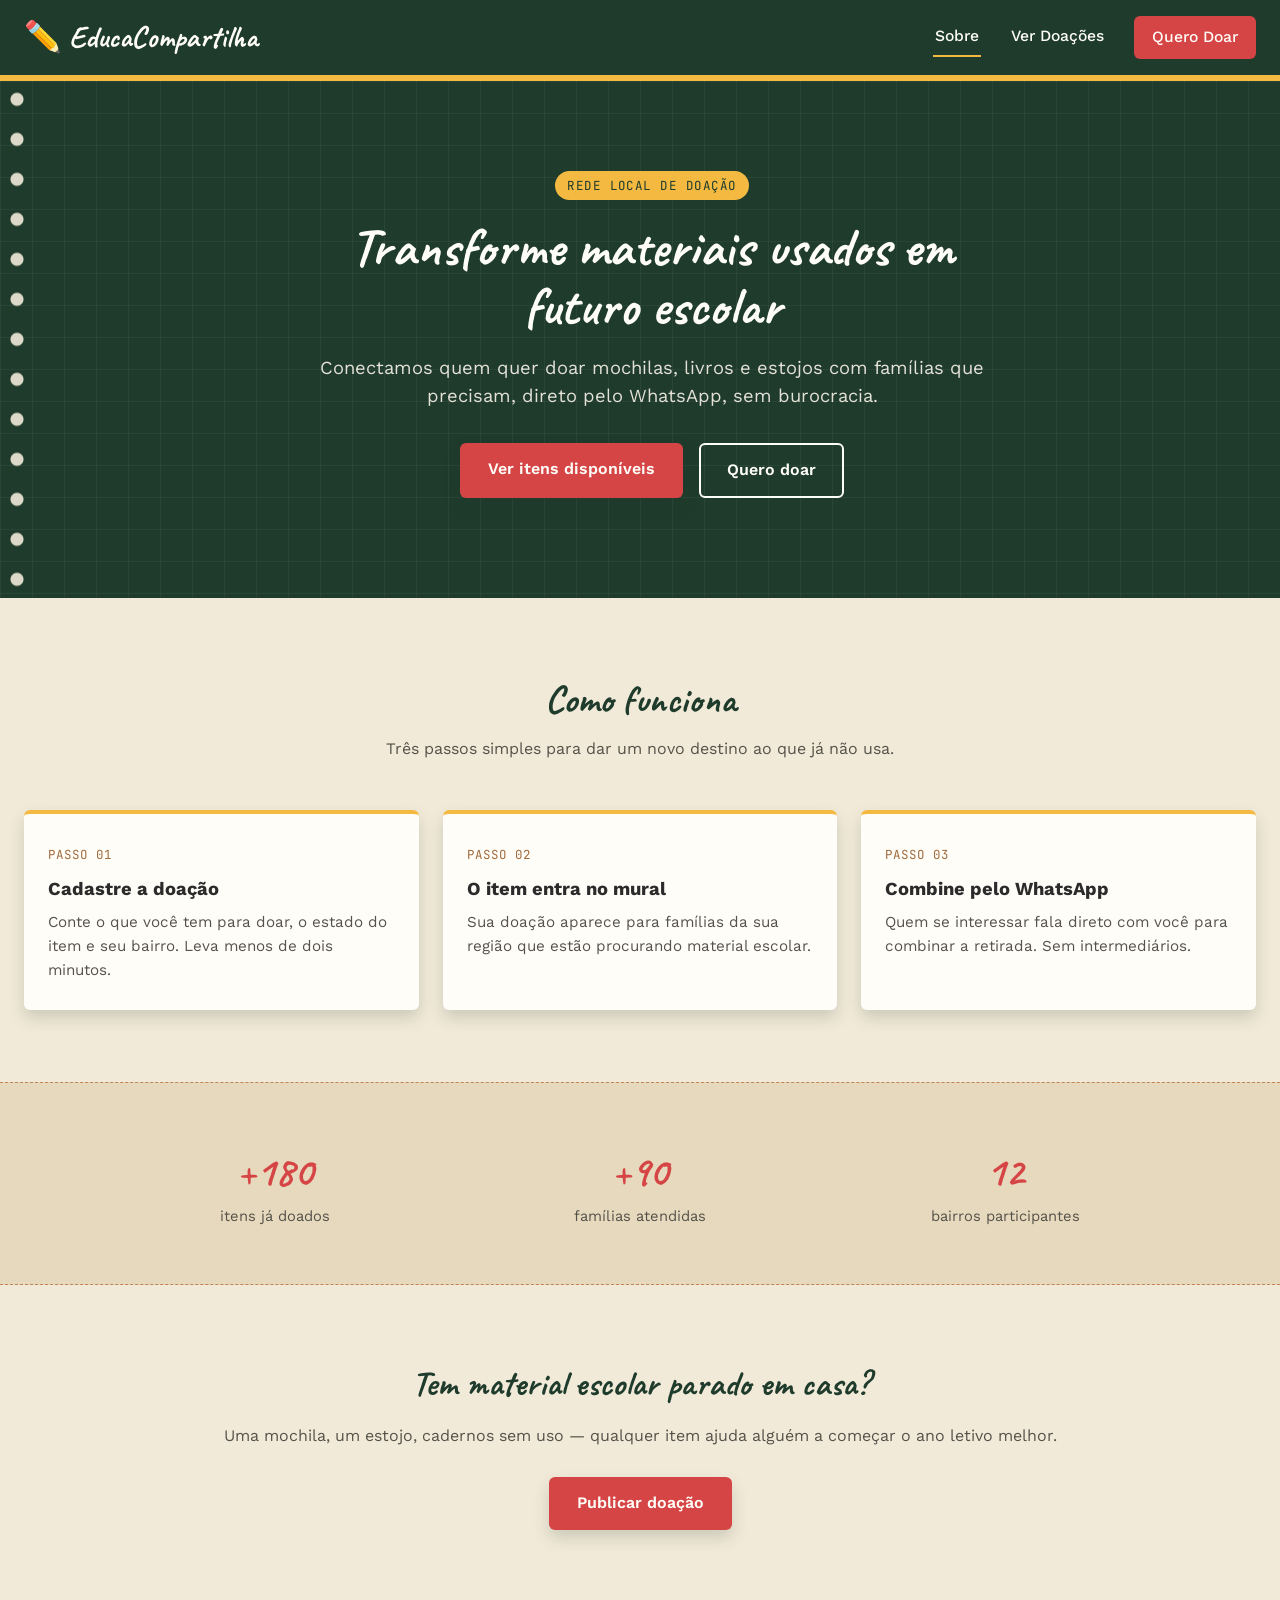
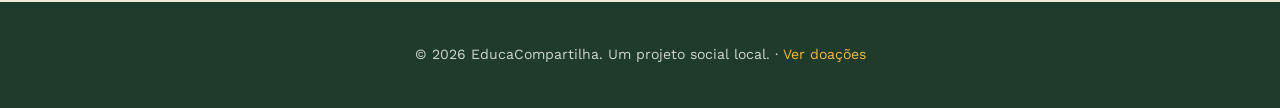
<file: index.html>
<!DOCTYPE html>
<html lang="pt-BR">
<head>
    <meta charset="UTF-8">
    <meta name="viewport" content="width=device-width, initial-scale=1.0">
    <meta name="description" content="EducaCompartilha conecta quem quer doar material escolar com famílias da vizinhança que precisam, direto pelo WhatsApp e sem burocracia.">
    <title>EducaCompartilha — Doação de Material Escolar</title>
    <link rel="stylesheet" href="styles.css">
    <script src="script.js" defer></script>
</head>
<body>
    <header class="navbar">
        <a href="index.html" class="logo" aria-label="EducaCompartilha - início">
            ✏️ EducaCompartilha
        </a>
        <button class="menu-toggle" aria-label="Abrir menu" aria-expanded="false">☰</button>
        <nav class="nav-links" aria-label="Navegação principal">
            <a href="index.html" aria-current="page">Sobre</a>
            <a href="doacoes.html">Ver Doações</a>
            <a href="cadastro.html" class="btn-nav">Quero Doar</a>
        </nav>
    </header>

    <main>
        <section class="hero" id="sobre">
            <div class="hero-inner">
                <span class="hero-eyebrow">Rede local de doação</span>
                <h1>Transforme materiais usados em futuro escolar</h1>
                <p>Conectamos quem quer doar mochilas, livros e estojos com famílias que precisam, direto pelo WhatsApp, sem burocracia.</p>
                <div class="hero-ctas">
                    <a href="doacoes.html" class="btn-primary">Ver itens disponíveis</a>
                    <a href="cadastro.html" class="btn-secondary">Quero doar</a>
                </div>
            </div>
        </section>

        <section class="como-funciona" aria-labelledby="como-title">
            <h2 class="section-title" id="como-title">Como funciona</h2>
            <p class="section-lead">Três passos simples para dar um novo destino ao que já não usa.</p>
            <div class="passos">
                <div class="passo revelar">
                    <span class="selo">PASSO 01</span>
                    <h3>Cadastre a doação</h3>
                    <p>Conte o que você tem para doar, o estado do item e seu bairro. Leva menos de dois minutos.</p>
                </div>
                <div class="passo revelar">
                    <span class="selo">PASSO 02</span>
                    <h3>O item entra no mural</h3>
                    <p>Sua doação aparece para famílias da sua região que estão procurando material escolar.</p>
                </div>
                <div class="passo revelar">
                    <span class="selo">PASSO 03</span>
                    <h3>Combine pelo WhatsApp</h3>
                    <p>Quem se interessar fala direto com você para combinar a retirada. Sem intermediários.</p>
                </div>
            </div>
        </section>

        <section class="stats" aria-label="Impacto do projeto">
            <div class="container stats-grid">
                <div class="revelar">
                    <strong>+180</strong>
                    <span>itens já doados</span>
                </div>
                <div class="revelar">
                    <strong>+90</strong>
                    <span>famílias atendidas</span>
                </div>
                <div class="revelar">
                    <strong>12</strong>
                    <span>bairros participantes</span>
                </div>
            </div>
        </section>

        <section class="cta-final">
            <h2>Tem material escolar parado em casa?</h2>
            <p>Uma mochila, um estojo, cadernos sem uso — qualquer item ajuda alguém a começar o ano letivo melhor.</p>
            <a href="cadastro.html" class="btn-primary">Publicar doação</a>
        </section>
    </main>

    <footer>
        <p>&copy; 2026 EducaCompartilha. Um projeto social local. · <a href="doacoes.html">Ver doações</a></p>
    </footer>
</body>
</html>
</file>
<file: styles.css>
/* ===================================================================
   EducaCompartilha — folha de estilos
   Conceito: caderno escolar + mural de cortiça (avisos pregados)
   =================================================================== */

   @import url('https://fonts.googleapis.com/css2?family=Caveat:wght@600;700&family=Work+Sans:wght@400;500;600;700&family=JetBrains+Mono:wght@500&display=swap');

   :root {
     --verde-quadro: #1f3b2c;
     --verde-quadro-claro: #2c5240;
     --papel: #f2ead9;
     --papel-linhas: #e6d9bd;
     --cortica: #c08552;
     --cortica-escura: #a06b3d;
     --vermelho: #d64545;
     --vermelho-escuro: #b13636;
     --amarelo: #f4b940;
     --grafite: #2b2b2b;
     --grafite-suave: #55524a;
     --branco: #fffdf8;
   
     --fonte-titulo: 'Caveat', cursive;
     --fonte-corpo: 'Work Sans', sans-serif;
     --fonte-selo: 'JetBrains Mono', monospace;
   
     --raio: 6px;
     --sombra-cartao: 0 8px 16px rgba(31, 59, 44, 0.18);
   }
   
   * { box-sizing: border-box; }
   
   .sr-only {
     position: absolute;
     width: 1px;
     height: 1px;
     padding: 0;
     margin: -1px;
     overflow: hidden;
     clip: rect(0, 0, 0, 0);
     white-space: nowrap;
     border: 0;
   }
   
   html { scroll-behavior: smooth; }
   
   body {
     margin: 0;
     font-family: var(--fonte-corpo);
     color: var(--grafite);
     background: var(--papel);
     line-height: 1.55;
   }
   
   img { max-width: 100%; display: block; }
   
   a { color: inherit; }
   
   .container {
     max-width: 1120px;
     margin: 0 auto;
     padding: 0 24px;
   }
   
   /* Foco visível para acessibilidade */
   a:focus-visible,
   button:focus-visible,
   input:focus-visible,
   textarea:focus-visible,
   select:focus-visible {
     outline: 3px solid var(--amarelo);
     outline-offset: 2px;
   }
   
   /* ---------- Cabeçalho fixo estilo "capa de caderno" ---------- */
   .navbar {
     position: sticky;
     top: 0;
     z-index: 50;
     display: flex;
     align-items: center;
     justify-content: space-between;
     padding: 14px 24px;
     background: var(--verde-quadro);
     border-bottom: 6px solid var(--amarelo);
   }
   
   .logo {
     font-family: var(--fonte-titulo);
     font-size: 1.9rem;
     font-weight: 700;
     color: var(--branco);
     text-decoration: none;
     display: flex;
     align-items: center;
     gap: 8px;
   }
   
   .nav-links {
     display: flex;
     align-items: center;
     gap: 28px;
   }
   
   .nav-links a {
     color: var(--branco);
     text-decoration: none;
     font-weight: 500;
     font-size: 0.98rem;
     padding: 6px 2px;
     border-bottom: 2px solid transparent;
     transition: border-color 0.15s ease;
   }
   
   .nav-links a:hover,
   .nav-links a[aria-current="page"] {
     border-bottom-color: var(--amarelo);
   }
   
   .btn-nav {
     background: var(--vermelho);
     color: var(--branco) !important;
     padding: 9px 18px !important;
     border-radius: var(--raio);
     border-bottom: none !important;
   }
   
   .btn-nav:hover { background: var(--vermelho-escuro); }
   
   .menu-toggle {
     display: none;
     background: none;
     border: 2px solid var(--branco);
     border-radius: var(--raio);
     color: var(--branco);
     font-size: 1.4rem;
     padding: 4px 10px;
     cursor: pointer;
   }
   
   /* ---------- Botões ---------- */
   .btn-primary,
   .btn-submit {
     display: inline-block;
     background: var(--vermelho);
     color: var(--branco);
     font-family: var(--fonte-corpo);
     font-weight: 600;
     font-size: 1rem;
     padding: 14px 28px;
     border: none;
     border-radius: var(--raio);
     text-decoration: none;
     cursor: pointer;
     box-shadow: var(--sombra-cartao);
     transition: transform 0.15s ease, background 0.15s ease;
   }
   
   .btn-primary:hover,
   .btn-submit:hover {
     background: var(--vermelho-escuro);
     transform: translateY(-2px);
   }
   
   .btn-secondary {
     display: inline-block;
     background: transparent;
     color: var(--verde-quadro);
     font-weight: 600;
     padding: 13px 26px;
     border: 2px solid var(--verde-quadro);
     border-radius: var(--raio);
     text-decoration: none;
   }
   
   .btn-secondary:hover { background: rgba(31, 59, 44, 0.08); }
   
   /* ---------- Hero: capa de caderno com espiral ---------- */
   .hero {
     position: relative;
     background: var(--verde-quadro);
     background-image:
       linear-gradient(90deg, rgba(255,255,255,0.05) 1px, transparent 1px),
       linear-gradient(rgba(255,255,255,0.05) 1px, transparent 1px);
     background-size: 32px 32px;
     color: var(--branco);
     padding: 90px 24px 100px;
     overflow: hidden;
   }
   
   .hero::before {
     content: "";
     position: absolute;
     left: 0;
     top: 0;
     bottom: 0;
     width: 34px;
     background-image: radial-gradient(circle, var(--papel) 6px, transparent 7px);
     background-size: 34px 40px;
     background-position: center;
     opacity: 0.9;
   }
   
   .hero-inner {
     max-width: 720px;
     margin: 0 auto;
     text-align: center;
     padding-left: 24px;
   }
   
   .hero-eyebrow {
     font-family: var(--fonte-selo);
     font-size: 0.78rem;
     letter-spacing: 0.12em;
     text-transform: uppercase;
     background: var(--amarelo);
     color: var(--verde-quadro);
     padding: 5px 12px;
     border-radius: 999px;
     display: inline-block;
     margin-bottom: 18px;
   }
   
   .hero h1 {
     font-family: var(--fonte-titulo);
     font-size: 3.4rem;
     line-height: 1.08;
     margin: 0 0 18px;
     font-weight: 700;
   }
   
   .hero p {
     font-size: 1.15rem;
     color: #e4e1d6;
     margin: 0 0 32px;
   }
   
   .hero-ctas {
     display: flex;
     gap: 16px;
     justify-content: center;
     flex-wrap: wrap;
   }
   
   .hero-ctas .btn-secondary {
     color: var(--branco);
     border-color: var(--branco);
   }
   
   .hero-ctas .btn-secondary:hover { background: rgba(255,255,255,0.1); }
   
   /* ---------- Seção "como funciona" ---------- */
   .como-funciona {
     padding: 72px 24px;
   }
   
   .section-title {
     font-family: var(--fonte-titulo);
     font-size: 2.4rem;
     color: var(--verde-quadro);
     text-align: center;
     margin: 0 0 8px;
   }
   
   .section-lead {
     text-align: center;
     color: var(--grafite-suave);
     max-width: 560px;
     margin: 0 auto 48px;
   }
   
   .passos {
     display: grid;
     grid-template-columns: repeat(3, 1fr);
     gap: 24px;
   }
   
   .passo {
     background: var(--branco);
     border-radius: var(--raio);
     padding: 28px 24px;
     border-top: 4px solid var(--amarelo);
     box-shadow: var(--sombra-cartao);
   }
   
   .passo .selo {
     font-family: var(--fonte-selo);
     font-size: 0.78rem;
     color: var(--cortica-escura);
     letter-spacing: 0.08em;
   }
   
   .passo h3 {
     font-size: 1.15rem;
     margin: 8px 0 8px;
   }
   
   .passo p {
     margin: 0;
     color: var(--grafite-suave);
     font-size: 0.95rem;
   }
   
   /* ---------- Estatísticas ---------- */
   .stats {
     background: var(--papel-linhas);
     padding: 56px 24px;
     border-top: 1px dashed var(--cortica);
     border-bottom: 1px dashed var(--cortica);
   }
   
   .stats-grid {
     display: grid;
     grid-template-columns: repeat(3, 1fr);
     gap: 24px;
     text-align: center;
   }
   
   .stats-grid strong {
     display: block;
     font-family: var(--fonte-titulo);
     font-size: 2.6rem;
     color: var(--vermelho);
   }
   
   .stats-grid span {
     font-size: 0.92rem;
     color: var(--grafite-suave);
   }
   
   /* ---------- Faixa final de CTA ---------- */
   .cta-final {
     text-align: center;
     padding: 72px 24px;
   }
   
   .cta-final h2 {
     font-family: var(--fonte-titulo);
     font-size: 2.2rem;
     color: var(--verde-quadro);
     margin: 0 0 12px;
   }
   
   .cta-final p {
     color: var(--grafite-suave);
     margin: 0 0 28px;
   }
   
   /* ---------- Mural de doações (cortiça com fita) ---------- */
   .mural-header {
     background: var(--verde-quadro);
     color: var(--branco);
     padding: 56px 24px 40px;
     text-align: center;
   }
   
   .mural-header h1 {
     font-family: var(--fonte-titulo);
     font-size: 2.8rem;
     margin: 0 0 10px;
   }
   
   .mural-header p {
     color: #e4e1d6;
     max-width: 560px;
     margin: 0 auto;
   }
   
   .mural-board {
     background: var(--cortica);
     background-image: radial-gradient(rgba(0,0,0,0.06) 1px, transparent 1px);
     background-size: 10px 10px;
     padding: 48px 24px;
   }
   
   .filtros {
     max-width: 1120px;
     margin: 0 auto 32px;
     display: flex;
     flex-wrap: wrap;
     gap: 12px;
     align-items: center;
     background: var(--branco);
     padding: 16px;
     border-radius: var(--raio);
     box-shadow: var(--sombra-cartao);
   }
   
   .filtros label {
     font-family: var(--fonte-selo);
     font-size: 0.78rem;
     color: var(--grafite-suave);
     margin-right: 4px;
   }
   
   .filtros select,
   .filtros input[type="search"] {
     font-family: var(--fonte-corpo);
     padding: 8px 10px;
     border: 1px solid #cfc6b0;
     border-radius: 4px;
     font-size: 0.92rem;
   }
   
   .filtros input[type="search"] { flex: 1; min-width: 180px; }
   
   .grid-itens {
     max-width: 1120px;
     margin: 0 auto;
     display: grid;
     grid-template-columns: repeat(auto-fill, minmax(250px, 1fr));
     gap: 28px 24px;
   }
   
   .card {
     position: relative;
     background: var(--branco);
     padding: 22px 20px 20px;
     border-radius: 2px;
     box-shadow: var(--sombra-cartao);
     transform: rotate(var(--giro, -1deg));
   }
   
   .card:nth-child(3n+1) { --giro: -1.4deg; }
   .card:nth-child(3n+2) { --giro: 1deg; }
   .card:nth-child(3n+3) { --giro: -0.6deg; }
   
   .card::before {
     content: "";
     position: absolute;
     top: -12px;
     left: 50%;
     transform: translateX(-50%) rotate(-3deg);
     width: 60px;
     height: 22px;
     background: rgba(244, 185, 64, 0.85);
     box-shadow: 0 1px 3px rgba(0,0,0,0.25);
   }
   
   .badge {
     display: inline-block;
     font-family: var(--fonte-selo);
     font-size: 0.72rem;
     letter-spacing: 0.06em;
     text-transform: uppercase;
     background: #e4f2e8;
     color: #1f6b3a;
     padding: 4px 9px;
     border-radius: 999px;
     margin-bottom: 10px;
   }
   
   .badge.reservado {
     background: #f3e3d3;
     color: var(--cortica-escura);
   }
   
   .card h3 {
     font-size: 1.15rem;
     margin: 0 0 10px;
   }
   
   .card p {
     margin: 0 0 4px;
     font-size: 0.92rem;
     color: var(--grafite-suave);
   }
   
   .card .btn-wpp {
     display: block;
     text-align: center;
     margin-top: 16px;
     background: #25b358;
     color: var(--branco);
     font-weight: 600;
     padding: 10px;
     border-radius: var(--raio);
     text-decoration: none;
     font-size: 0.92rem;
   }
   
   .card .btn-wpp:hover { background: #1e9349; }
   
   .mural-vazio {
     max-width: 1120px;
     margin: 0 auto;
     background: var(--branco);
     padding: 40px 24px;
     text-align: center;
     border-radius: var(--raio);
     color: var(--grafite-suave);
     display: none;
   }
   
   /* ---------- Página de cadastro ---------- */
   .cadastro-page {
     padding: 64px 24px 88px;
   }
   
   .cadastro-wrap {
     max-width: 640px;
     margin: 0 auto;
     background: var(--branco);
     padding: 40px;
     border-radius: var(--raio);
     box-shadow: var(--sombra-cartao);
     border-top: 6px solid var(--amarelo);
   }
   
   .cadastro-wrap h1 {
     font-family: var(--fonte-titulo);
     font-size: 2.4rem;
     color: var(--verde-quadro);
     margin: 0 0 6px;
   }
   
   .cadastro-wrap > p {
     color: var(--grafite-suave);
     margin: 0 0 28px;
   }
   
   .aviso-privacidade {
     display: flex;
     gap: 10px;
     background: #fdf2df;
     border: 1px dashed var(--amarelo);
     padding: 12px 14px;
     border-radius: var(--raio);
     font-size: 0.88rem;
     color: var(--grafite-suave);
     margin-bottom: 28px;
   }
   
   form { display: flex; flex-direction: column; gap: 18px; }
   
   form label {
     font-weight: 600;
     font-size: 0.92rem;
     margin-bottom: -10px;
   }
   
   form input {
     padding: 12px 14px;
     border: 1px solid #cfc6b0;
     border-radius: var(--raio);
     font-family: var(--fonte-corpo);
     font-size: 0.98rem;
     background: var(--papel);
   }
   
   form input:focus { background: var(--branco); }
   
   .form-status {
     font-size: 0.9rem;
     padding: 10px 14px;
     border-radius: var(--raio);
     display: none;
   }
   
   .form-status.sucesso {
     display: block;
     background: #e4f2e8;
     color: #1f6b3a;
   }
   
   /* ---------- Rodapé ---------- */
   footer {
     background: var(--verde-quadro);
     color: #cfd6cd;
     text-align: center;
     padding: 28px 24px;
     font-size: 0.88rem;
   }
   
   footer a { color: var(--amarelo); text-decoration: none; }
   
   /* ---------- Responsivo ---------- */
   @media (max-width: 780px) {
     .passos,
     .stats-grid { grid-template-columns: 1fr; }
   
     .hero h1 { font-size: 2.5rem; }
   
     .nav-links {
       position: absolute;
       top: 100%;
       left: 0;
       right: 0;
       background: var(--verde-quadro);
       flex-direction: column;
       align-items: flex-start;
       padding: 16px 24px 24px;
       gap: 14px;
       border-bottom: 6px solid var(--amarelo);
       display: none;
     }
   
     .nav-links.aberto { display: flex; }
   
     .menu-toggle { display: inline-block; }
   
     .cadastro-wrap { padding: 28px 20px; }
   }
   
   @media (prefers-reduced-motion: reduce) {
     html { scroll-behavior: auto; }
     .btn-primary:hover,
     .btn-submit:hover { transform: none; }
   }
</file>
